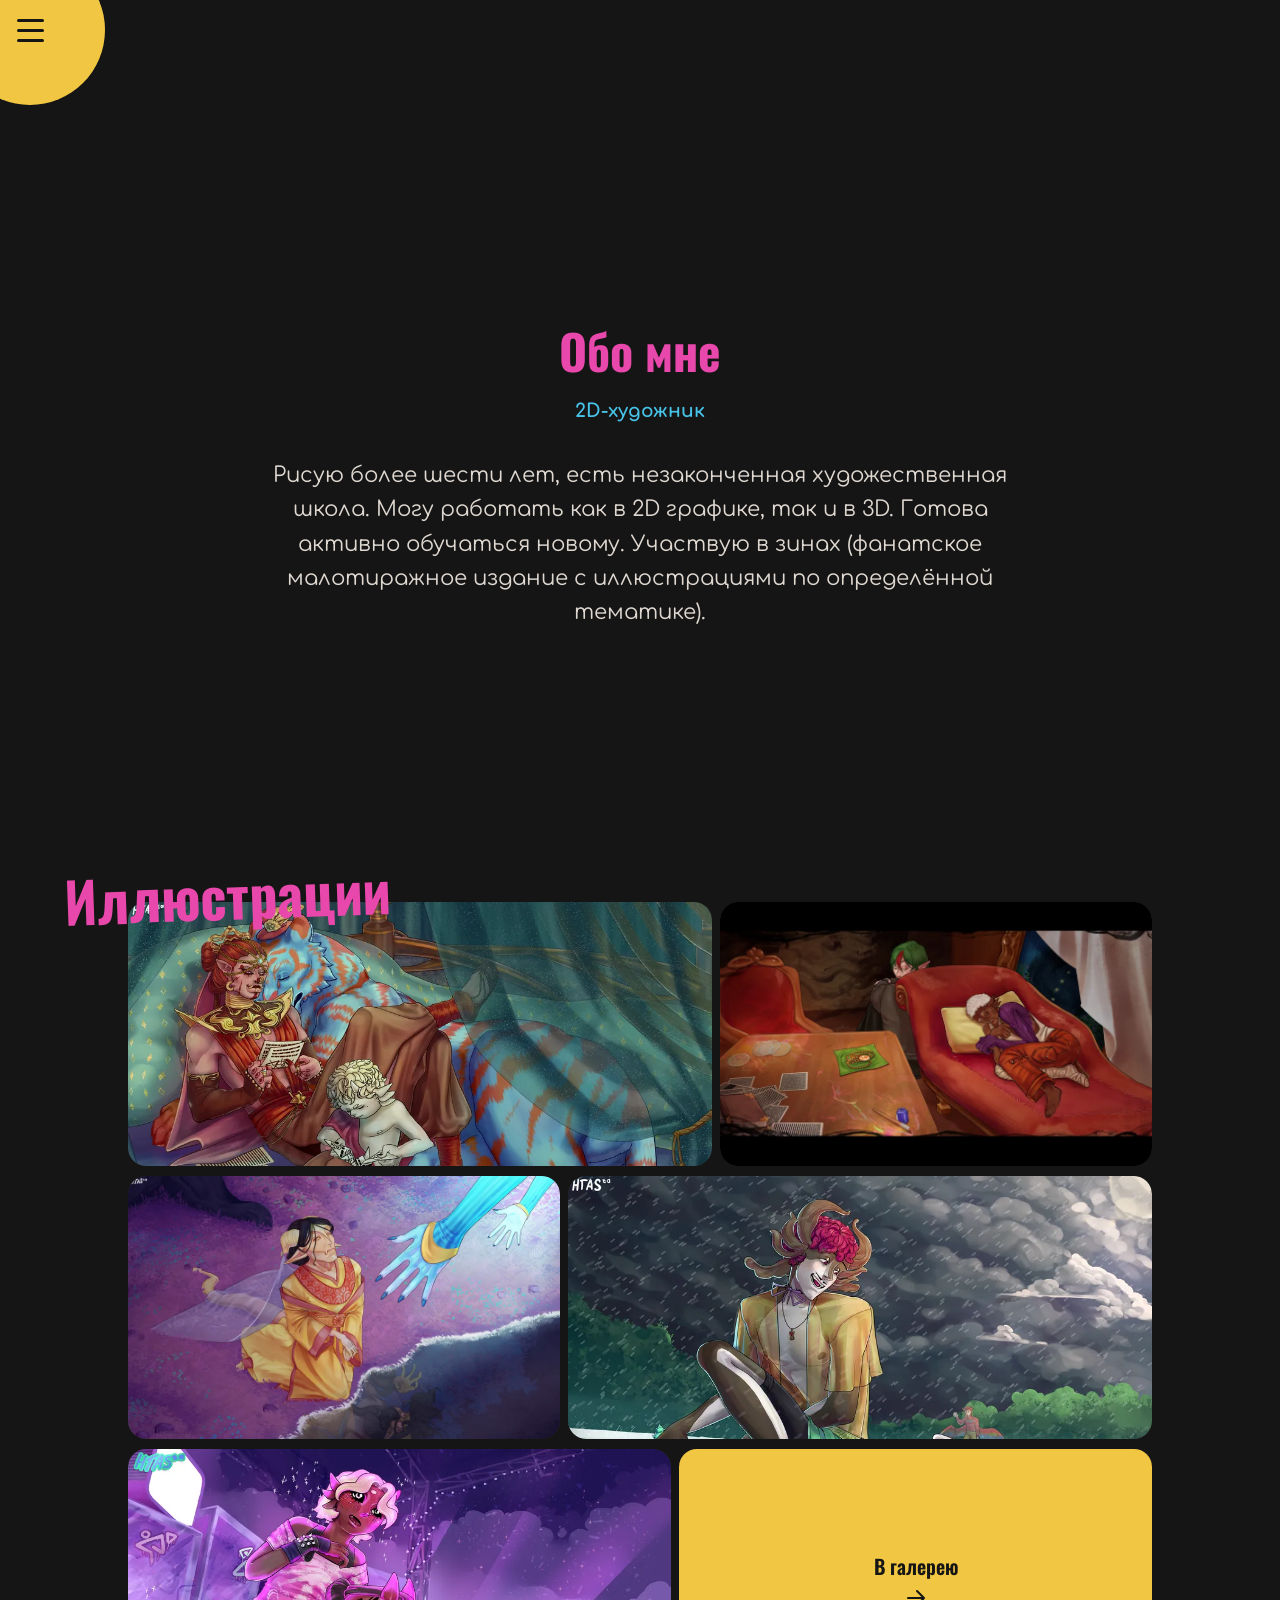
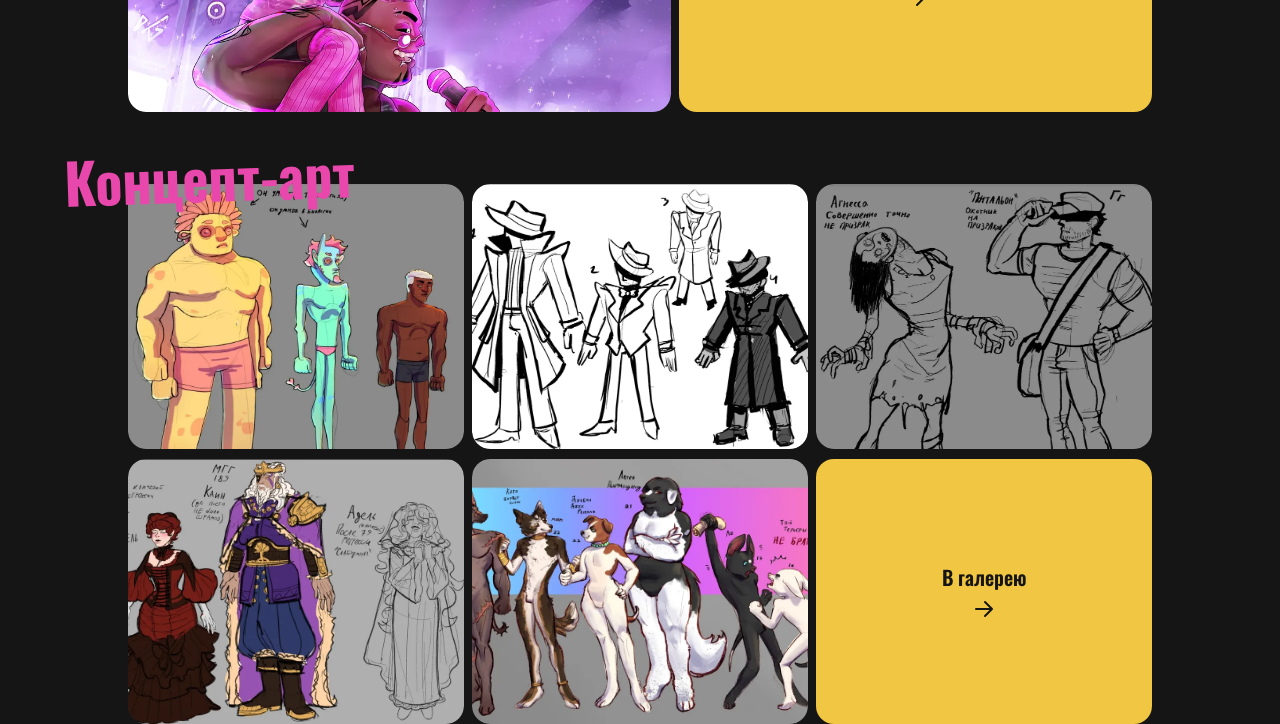
<file: index.html>
<!DOCTYPE html>
<html lang="ru">
<head>
<meta charset="UTF-8">
<meta name="viewport" content="width=device-width, initial-scale=1.0">
<title>HTASta</title>
<meta name="description" content="Портфолио художника: иллюстрация, концепт-арт.">
<link rel="stylesheet" href="css/style.css">
<svg style="display: none;">
  <symbol id="arrow" viewBox="0 0 24 24">
  <path d="M4 12h14M13 5l7 7-7 7" stroke="currentColor" stroke-width="2" fill="none" stroke-linecap="round" stroke-linejoin="round"/>
  </symbol>
</svg>
</head>
<body>
<header class="site-header">
  <nav class="menu" aria-label="Основная навигация">

    <button class="menu-toggle" aria-label="Открыть меню" aria-expanded="false">
      <span></span>
      <span></span>
      <span></span>
    </button>

    <div class="menu-items">
      <!--<a href="#illustrations" class="menu-item" style="--menu-top:35px; --menu-left:190px;">
        <span>Проэкты</span>
      </a>-->
      <a href="gallery.html" class="menu-item" style="--menu-top:100px; --menu-left:160px;">
        <span>Галерея</span>
      </a>
      <!--<a href="#illustrations" class="menu-item" style="--menu-top:150px; --menu-left:70px;">
        <span>3Д</span>
      </a>-->
    </div>

  </nav>
</header>

<main class="page-grid">
  <section class="about_me">
    <h1 class="wiggle-title">Обо мне</h1>
    <h2>2D-художник</h2>
    <p>Рисую более шести лет, есть незаконченная художественная школа. Могу работать как в 2D графике, так и в 3D. Готова активно обучаться новому. Участвую в зинах (фанатское малотиражное издание с иллюстрациями по определённой тематике).</p>
  </section>

   <!--<section class="project-images" id="projects">
    <h1 class="section-title wiggle-title">Проекты</h1>
    <div class="project-selector-wrap">
      <div class="project-selector">
        <a href="gallery.html?filter=illustration&open=illustration_1" class="illustration-card" aria-label="Открыть работу «Аманда» в галерее">
          <span class="photo-label">Фото</span>
          <img class="illustration-img" src="assets/illustration_1.webp" alt="Иллюстрация 1" onerror="this.style.display='none'">
        </a>
        <div class="illustration-card">
          <span class="photo-label">Фото</span>
          <img class="illustration-img" src="assets/illustration_2.webp" alt="Проект 2" onerror="this.style.display='none'">
        </div>
        <div class="illustration-card">
          <span class="photo-label">Фото</span>
          <img class="illustration-img" src="assets/illustration_3.webp" alt="Проект 3" onerror="this.style.display='none'">
        </div>
        <div class="illustration-card">
          <span class="photo-label">Фото</span>
          <img class="illustration-img" src="assets/illustration_1.webp" alt="Проект 1" onerror="this.style.display='none'">
        </div>
        <div class="illustration-card">
          <span class="photo-label">Фото</span>
          <img class="illustration-img" src="assets/illustration_2.webp" alt="Проект 2" onerror="this.style.display='none'">
        </div>
        <div class="illustration-card">
          <span class="photo-label">Фото</span>
          <img class="illustration-img" src="assets/illustration_2.webp" alt="Проект 2" onerror="this.style.display='none'">
        </div>
      </div>
      <button class="selector-arrow" aria-label="Пролистать проекты">
      <svg class="arrow-icon"><use href="#arrow"></use></svg>
      </button>
    </div>
  </section>-->

  <section class="image-section" id="illustrations">
    <h1 class="section-title wiggle-title">Иллюстрации</h1>
    <div class="illustration-gallery">
      <div class="gallery-row row-1">
        <a href="gallery.html?filter=illustration&open=illustration_1" class="illustration-card" aria-label="Открыть работу «Аманда» в галерее">
          <span class="photo-label">Фото</span>
          <img class="illustration-img" src="assets/thumbs/illustration_1.webp" alt="Иллюстрация 1" onerror="this.style.display='none'">
        </a>
        <a href="gallery.html?filter=illustration&open=illustration_2" class="illustration-card">
          <span class="photo-label">Фото</span>
          <img class="illustration-img" src="assets/thumbs/illustration_2.webp" alt="Иллюстрация 1" onerror="this.style.display='none'">
        </a>
      </div>

      <div class="gallery-row row-2">
        <a href="gallery.html?filter=illustration&open=illustration_3" class="illustration-card">
          <span class="photo-label">Фото</span>
          <img class="illustration-img" src="assets/thumbs/illustration_3.webp" alt="Иллюстрация 1" onerror="this.style.display='none'">
        </a>
        <a href="gallery.html?filter=illustration&open=illustration_4" class="illustration-card">
          <span class="photo-label">Фото</span>
          <img class="illustration-img" src="assets/thumbs/illustration_4.webp" alt="Иллюстрация 1" onerror="this.style.display='none'">
        </a>
      </div>

      <div class="gallery-row row-3">
        <a href="gallery.html?filter=illustration&open=illustration_5" class="illustration-card">
          <span class="photo-label">Фото</span>
          <img class="illustration-img" src="assets/thumbs/illustration_5.webp" alt="Иллюстрация 1" onerror="this.style.display='none'">
        </a>
        <a href="gallery.html?filter=illustration" class="illustration-card card-link" aria-label="Перейти в галерею иллюстраций">
          <span class="card-link-text">В галерею</span>
          <svg class="card-link-arrow arrow-icon" aria-hidden="true"><use href="#arrow"></use></svg>
        </a>
      </div>
    </div>
  </section>

  <section class="image-section" id="concept">
    <h1 class="section-title wiggle-title">Концепт-арт</h1>
    <div class="illustration-gallery concept-gallery">
        <div class="gallery-row concept-row-mosaic">
          <a href="gallery.html?filter=concept&open=concept_01" class="illustration-card">
            <span class="photo-label">Фото</span>
            <img class="illustration-img" src="assets/thumbs/concept_01.webp" alt="Концепт 1" onerror="this.style.display='none'">
          </a>
          <a href="gallery.html?filter=concept&open=concept_02" class="illustration-card">
            <span class="photo-label">Фото</span>
            <img class="illustration-img" src="assets/thumbs/concept_02.webp" alt="Концепт 2" onerror="this.style.display='none'">
          </a>
          <a href="gallery.html?filter=concept&open=concept_03" class="illustration-card">
            <span class="photo-label">Фото</span>
            <img class="illustration-img" src="assets/thumbs/concept_03.webp" alt="Концепт 3" onerror="this.style.display='none'">
          </a>
        </div>
        <div class="gallery-row concept-row-banner">
          <a href="gallery.html?filter=concept&open=concept_04" class="illustration-card">
            <span class="photo-label">Фото</span>
            <img class="illustration-img" src="assets/thumbs/concept_04.webp" alt="Концепт 4" onerror="this.style.display='none'">
          </a>
          <a href="gallery.html?filter=concept&open=concept_05" class="illustration-card">
            <span class="photo-label">Фото</span>
            <img class="illustration-img" src="assets/thumbs/concept_05.webp" alt="Концепт 4" onerror="this.style.display='none'">
          </a>
          <a href="gallery.html?filter=concept" class="illustration-card card-link" aria-label="Перейти в галерею концепт-арта">
            <span class="card-link-text">В галерею</span>
            <svg class="card-link-arrow arrow-icon" aria-hidden="true"><use href="#arrow"></use></svg>
          </a>
        </div>
    </div>
  </section>
</main>

<footer class="site-footer"></footer>

<script src="js/main.js"></script>
</body>
</html>
</file>
<file: css/style.css>
/* Comfortaa 400/700 (cyrillic + latin) */
/* comfortaa-cyrillic-400-normal */
@font-face {
  font-family: 'Comfortaa';
  font-style: normal;
  font-display: swap;
  font-weight: 400;
  src: url('../assets/fonts/comfortaa-cyrillic-400-normal.woff2') format('woff2');
  unicode-range: U+0301,U+0400-045F,U+0490-0491,U+04B0-04B1,U+2116;
}

/* comfortaa-latin-400-normal */
@font-face {
  font-family: 'Comfortaa';
  font-style: normal;
  font-display: swap;
  font-weight: 400;
  src: url('../assets/fonts/comfortaa-latin-400-normal.woff2') format('woff2');
  unicode-range: U+0000-00FF,U+0131,U+0152-0153,U+02BB-02BC,U+02C6,U+02DA,U+02DC,U+0304,U+0308,U+0329,U+2000-206F,U+20AC,U+2122,U+2191,U+2193,U+2212,U+2215,U+FEFF,U+FFFD;
}

/* comfortaa-cyrillic-700-normal */
@font-face {
  font-family: 'Comfortaa';
  font-style: normal;
  font-display: swap;
  font-weight: 700;
  src: url('../assets/fonts/comfortaa-cyrillic-700-normal.woff2') format('woff2');
  unicode-range: U+0301,U+0400-045F,U+0490-0491,U+04B0-04B1,U+2116;
}

/* comfortaa-latin-700-normal */
@font-face {
  font-family: 'Comfortaa';
  font-style: normal;
  font-display: swap;
  font-weight: 700;
  src: url('../assets/fonts/comfortaa-latin-700-normal.woff2') format('woff2');
  unicode-range: U+0000-00FF,U+0131,U+0152-0153,U+02BB-02BC,U+02C6,U+02DA,U+02DC,U+0304,U+0308,U+0329,U+2000-206F,U+20AC,U+2122,U+2191,U+2193,U+2212,U+2215,U+FEFF,U+FFFD;
}

/* Oswald 400/600/700 (cyrillic + latin) */
/* oswald-cyrillic-400-normal */
@font-face {
  font-family: 'Oswald';
  font-style: normal;
  font-display: swap;
  font-weight: 400;
  src: url('../assets/fonts/oswald-cyrillic-400-normal.woff2') format('woff2');
  unicode-range: U+0301,U+0400-045F,U+0490-0491,U+04B0-04B1,U+2116;
}

/* oswald-latin-400-normal */
@font-face {
  font-family: 'Oswald';
  font-style: normal;
  font-display: swap;
  font-weight: 400;
  src: url('../assets/fonts/oswald-latin-400-normal.woff2') format('woff2');
  unicode-range: U+0000-00FF,U+0131,U+0152-0153,U+02BB-02BC,U+02C6,U+02DA,U+02DC,U+0304,U+0308,U+0329,U+2000-206F,U+20AC,U+2122,U+2191,U+2193,U+2212,U+2215,U+FEFF,U+FFFD;
}

/* oswald-cyrillic-600-normal */
@font-face {
  font-family: 'Oswald';
  font-style: normal;
  font-display: swap;
  font-weight: 600;
  src: url('../assets/fonts/oswald-cyrillic-600-normal.woff2') format('woff2');
  unicode-range: U+0301,U+0400-045F,U+0490-0491,U+04B0-04B1,U+2116;
}

/* oswald-latin-600-normal */
@font-face {
  font-family: 'Oswald';
  font-style: normal;
  font-display: swap;
  font-weight: 600;
  src: url('../assets/fonts/oswald-latin-600-normal.woff2') format('woff2');
  unicode-range: U+0000-00FF,U+0131,U+0152-0153,U+02BB-02BC,U+02C6,U+02DA,U+02DC,U+0304,U+0308,U+0329,U+2000-206F,U+20AC,U+2122,U+2191,U+2193,U+2212,U+2215,U+FEFF,U+FFFD;
}

/* oswald-cyrillic-700-normal */
@font-face {
  font-family: 'Oswald';
  font-style: normal;
  font-display: swap;
  font-weight: 700;
  src: url('../assets/fonts/oswald-cyrillic-700-normal.woff2') format('woff2');
  unicode-range: U+0301,U+0400-045F,U+0490-0491,U+04B0-04B1,U+2116;
}

/* oswald-latin-700-normal */
@font-face {
  font-family: 'Oswald';
  font-style: normal;
  font-display: swap;
  font-weight: 700;
  src: url('../assets/fonts/oswald-latin-700-normal.woff2') format('woff2');
  unicode-range: U+0000-00FF,U+0131,U+0152-0153,U+02BB-02BC,U+02C6,U+02DA,U+02DC,U+0304,U+0308,U+0329,U+2000-206F,U+20AC,U+2122,U+2191,U+2193,U+2212,U+2215,U+FEFF,U+FFFD;
}


/* =========================================================
   БАЗА
   ========================================================= */

body {
  min-width: 100%;
  min-height: 100%;
  margin: 0;
  padding: 0;
  background-color: rgb(21, 21, 21);
  font-family: 'Comfortaa', "Segoe UI", sans-serif;
  -webkit-user-select: none;
  -ms-user-select: none;
  user-select: none;
  overflow-x: hidden;
}

h1 {
  font-family: 'Oswald', sans-serif;
  font-size: 36pt;
}

a {
  text-decoration: none;
}

ul {
  list-style-type: none;
  margin: 0;
  padding: 0;
}

img {
  object-position: top;
}

::-webkit-scrollbar {
  display: none;
}

:root {
  --bg-base: rgb(21, 21, 21);
  --main-text: rgb(223, 216, 209);

  /* Основной акцент сайта */
  --accent-yellow: rgb(241, 198, 66);
  --accent-blue: rgb(72, 195, 232);
  --accent-pink: rgb(232, 72, 171);
  --accent-purple: rgb(133, 72, 232);
  --accent-green: rgb(72, 232, 152);
}


/* =========================================================
   МЕНЮ
   ========================================================= */

.site-header {
  position: fixed;
  top: 0;
  left: 0;
  z-index: 1000;
}

.menu {
  position: relative;
  width: 0;
  height: 0;
  z-index: 10;
}

/* круг */
.menu-toggle {
  position: absolute;
  top: -45px;
  left: -45px;
  width: 150px;
  height: 150px;
  border: none;
  border-radius: 50%;
  background: var(--accent-yellow);
  padding: 0;
  margin: 0;
  cursor: pointer;
  display: flex;
  flex-direction: column;
  justify-content: center;
  align-items: center;
  gap: 7px;
  transform: scale(1);
  transition: 0.35s ease;
}

.menu-toggle:hover {
  transform: scale(1.1);
  background-color: var(--accent-blue);
}

/* Три полоски */
.menu-toggle span {
  display: block;
  width: 27px;
  height: 3px;
  background: var(--bg-base);
  border-radius: 2px;
  transition: transform 0.25s ease, opacity 0.2s ease;
}

/* Отдельные пузыри пунктов меню */
.menu-items {
  position: absolute;
  top: 0;
  left: 0;
  width: 0;
  height: 0;
  pointer-events: none;
}

.menu-item {
  position: absolute;
  top: var(--menu-top, 0px);
  left: var(--menu-left, 0px);
  padding: 12px 20px;
  border-radius: 16px;
  display: flex;
  align-items: center;
  justify-content: center;
  color: var(--bg-base);
  font-size: 14pt;
  font-weight: 700;
  text-align: center;
  white-space: nowrap;
  opacity: 0;
  transform: translate(-50%, -50%) scale(0.2);
  transition: transform 0.25s ease, opacity 0.2s ease, background-color 0.25s ease;
  pointer-events: none;
}

.menu-item:nth-child(4n+1) { background-color: var(--accent-pink); }
.menu-item:nth-child(4n+2) { background-color: var(--accent-purple); }
.menu-item:nth-child(4n+3) { background-color: var(--accent-green); }
.menu-item:nth-child(4n)   { background-color: var(--accent-blue); }

.menu.open .menu-item {
  opacity: 1;
  pointer-events: auto;
  transform: translate(-50%, -50%) scale(1);
}

.menu.open .menu-item:hover {
  transform: translate(-50%, -50%) scale(1.08);
}

.menu.open .menu-item:nth-child(4n+1):hover { background-color: var(--accent-green); }
.menu.open .menu-item:nth-child(4n+2):hover { background-color: var(--accent-yellow); }
.menu.open .menu-item:nth-child(4n+3):hover { background-color: var(--accent-pink); }
.menu.open .menu-item:nth-child(4n):hover   { background-color: var(--accent-purple); }


/* =========================================================
   ГРИД-СИСТЕМА СТРАНИЦЫ
   12 колонок на всю ширину main (за вычетом отступов по бокам).
   Каждая секция сама решает, сколько колонок ей занять через grid-column.
   ========================================================= */

.page-grid {
  display: grid;
  grid-template-columns: repeat(12, 1fr);
  column-gap: 2vw;
  padding: 0 5vw;
  box-sizing: border-box;
}


/* =========================================================
   ОБО МНЕ
   ========================================================= */

.about_me {
  position: relative;
  grid-column: 3 / span 8;
  margin: 15vh 0 20vh;
  display: grid;
  justify-items: center;
  align-content: center;
}

.about_me h1 {
  color: var(--accent-pink);
  margin: 20vh 0 0;
}

.about_me h2 {
  color: var(--accent-blue);
  font-size: 14pt;
}

.about_me p {
  color: var(--main-text);
  font-size: 16pt;
  line-height: 1.6;
  text-align: center;
}

@media (max-width: 700px) {
  .about_me {
    grid-column: 1 / -1;
  }
}


/* =========================================================
   АНИМАЦИЯ ЗАГОЛОВКОВ (wiggle)
   ========================================================= */

.wiggle-title.wiggle {
  animation: wiggle 1s ease-in-out;
}

@keyframes wiggle {
  0%   { transform: rotate(0deg); }
  25%  { transform: rotate(4deg); }
  50%  { transform: rotate(-4deg); }
  75%  { transform: rotate(3deg); }
  100% { transform: rotate(0deg); }
}

@media (prefers-reduced-motion: reduce) {
  .wiggle-title.wiggle {
    animation: none;
  }
}


/* =========================================================
   ГАЛЕРЕИ (Иллюстрации / Концепт-арт, общая разметка)
   ========================================================= */

.image-section {
  position: relative;
  grid-column: 1 / -1;
  box-sizing: border-box;
  margin-top: 8vh;
}

.section-title {
  z-index: 10;
  position: absolute;
  display: block;
  top: 0;
  width: fit-content;
  color: var(--accent-pink);
  text-align: left;
  font-size: 42pt;
  rotate: -2deg;
  padding: 0;
  margin: -5.5vh 0 0;
}

.illustration-gallery {
  display: flex;
  flex-direction: column;
  gap: 10px;
  width: 90vw;
  position: relative;
  left: 50%;
  margin-left: -45vw;
  height: 90vh;
  padding: 0 5vw;
  box-sizing: border-box;
}

#concept .illustration-gallery {
  height: 60vh;
}

.gallery-row {
  display: grid;
  gap: 8px;
  flex: 1 1 0;
  min-height: 0;
  box-sizing: border-box;
}

.row-1 { grid-template-columns: 1.35fr 1fr; }
.row-2 { grid-template-columns: 1fr 1.35fr; }
.row-3 { grid-template-columns: 1.15fr 1fr; }

.concept-row-mosaic,
.concept-row-banner {
  grid-template-columns: 1fr 1fr 1fr;
}

/* Точки фокуса кадра для конкретных карточек */
.row-1 .illustration-card:first-child .illustration-img,
.row-3 .illustration-card:first-child .illustration-img {
  object-position: left top;
}

.row-2 .illustration-card:first-child .illustration-img,
.row-2 .illustration-card:nth-child(2) .illustration-img {
  object-position: top;
}

.illustration-img {
  position: absolute;
  inset: 0;
  width: 100%;
  height: 100%;
  object-fit: cover;
  border-radius: inherit;
  pointer-events: none;
  transition: transform 0.35s ease;
  margin: 0;
  padding: 0;
}

.illustration-card {
  position: relative;
  width: 100%;
  height: 100%;
  border-radius: 18px;
  background: rgba(223, 216, 209, 0.1);
  display: flex;
  align-items: center;
  justify-content: center;
  box-sizing: border-box;
  overflow: hidden;
}

.illustration-card:hover .illustration-img {
  transform: scale(1.08);
}

.photo-label {
  font-family: 'Oswald', sans-serif;
  font-size: 25pt;
  color: var(--main-text);
  opacity: 0.45;
  pointer-events: none;
}

/* Карточка-ссылка "В галерею" */
.card-link {
  flex-direction: column;
  gap: 0.3em;
  background: var(--accent-yellow);
  color: var(--bg-base);
  cursor: pointer;
  transition: background-color 0.25s ease, transform 0.25s ease;
}

.card-link:hover {
  background: var(--accent-pink);
  transform: scale(1.03);
}

.card-link-text {
  font-family: 'Oswald', sans-serif;
  font-size: 15pt;
  font-weight: 600;
}

.card-link-arrow {
  width: 28px;
  height: 28px;
  transition: transform 0.25s ease;
}

.card-link:hover .card-link-arrow {
  transform: translateX(6px);
  color: var(--main-text);
  opacity: 0.45;
  pointer-events: none;
}


/* =========================================================
   СЕЛЕКТОР ПРОЕКТОВ
   Горизонтальная лента карточек, крутится колесиком.
   ========================================================= */

.project-images {
  position: relative;
  grid-column: 1 / -1;
  margin-top: 10vh;
  box-sizing: border-box;
}

/* тот же заголовок, что у Иллюстраций, но наклон в другую сторону */
.project-images .section-title {
  rotate: 4deg;
}

.project-selector-wrap {
  position: relative;
  grid-column: 1 / -1;
  width: 100vw;
  left: 50%;
  margin-left: -50vw;
}

.project-selector {
  display: flex;
  gap: 10px;
  width: 100%;
  padding-left: 10vw;
  box-sizing: border-box;
  overflow-x: auto;
  scroll-behavior: smooth;
}

.project-selector .illustration-card {
  flex: 0 0 22vw;
  aspect-ratio: 1 / 1;
  height: auto;
}

.selector-arrow {
  position: absolute;
  top: 50%;
  right: 4vw;
  transform: translateY(-50%);
  width: 56px;
  height: 56px;
  border-radius: 50%;
  border: none;
  background: var(--accent-yellow);
  color: var(--bg-base);
  display: flex;
  align-items: center;
  justify-content: center;
  cursor: pointer;
  transition: 0.35s ease;
  z-index: 5;
}

.selector-arrow:hover,
.selector-arrow.scrolling {
  background: var(--accent-pink);
  transform: translateY(-50%) scale(1.1);
}

.arrow-icon {
  width: 24px;
  height: 24px;
  color: var(--bg-base);
  display: block;
}


/* =========================================================
   АДАПТИВ: ≤ 720px
   Порядок правил внутри блока важен для каскада, менять не надо.
   ========================================================= */

@media (max-width: 720px) {
  .gallery-row {
    grid-template-columns: 1fr !important;
    grid-template-rows: 1fr 1fr;
  }

  #concept .illustration-gallery {
    height: 90vh;
  }

  .concept-row-banner {
    grid-template-rows: repeat(3, 1fr);
  }

  .project-selector .illustration-card {
    flex: 0 0 40vw;
  }

  .concept-gallery {
    height: auto;
  }

  .concept-row-mosaic {
    grid-template-rows: repeat(3, 1fr);
  }

  .concept-gallery .gallery-row {
    min-height: 260px;
  }
}


/* =========================================================
   ГАЛЕРЕЯ (страница gallery.html)
   ========================================================= */

.gallery-page {
  position: relative;
  grid-column: 1 / -1;
  margin-top: 8vh;
  box-sizing: border-box;
}

.gallery-page .section-title {
  font-size: 52pt;
  margin: 5vh 0 0 25px;
}


.gallery-grid {
  display: grid;
  grid-template-columns: repeat(auto-fill, minmax(320px, 1fr));
  gap: 12px;
  width: 90vw;
  position: relative;
  left: 50%;
  margin-left: -45vw;
  padding: 4vh 5vw 10vh;
  box-sizing: border-box;
}

.gallery-card {
  position: relative;
  aspect-ratio: 1 / 1;
  border-radius: 18px;
  background: rgba(223, 216, 209, 0.1);
  overflow: hidden;
}

.gallery-img {
  width: 100%;
  height: 100%;
  object-fit: cover;
  display: block;
  transition: transform 0.35s ease;
}

.gallery-card:hover .gallery-img {
  transform: scale(1.08);
}

.gallery-filters {
  display: flex;
  gap: 10px;
  flex-wrap: wrap;
  width: 90vw;
  position: relative;
  left: 50%;
  margin-left: -45vw;
  padding: 0 5vw;
  box-sizing: border-box;
  justify-content: flex-end;
  margin-top: 5vh;
}

@media (max-width: 720px) {
  .gallery-page {
  margin-top: 12vh;
}
.gallery-filters {
  margin-top: 10vh;
}
.gallery-page .section-title {
  font-size: 52pt;
  margin: -1vh 0 0 25px;
}
.gallery-grid {
  grid-template-columns: repeat(auto-fill, minmax(160px, 1fr));
}
}

.filter-btn {
  font-family: 'Oswald', sans-serif;
  font-size: 12pt;
  font-weight: 600;
  color: var(--main-text);
  background: rgba(223, 216, 209, 0.1);
  border: none;
  border-radius: 20px;
  padding: 10px 20px;
  cursor: pointer;
  transition: background-color 0.25s ease, color 0.25s ease, transform 0.25s ease;
}

.filter-btn:hover {
  background: var(--accent-pink);
  color: var(--bg-base);
  transform: scale(1.05);
}

.filter-btn.active {
  background: var(--accent-yellow);
  color: var(--bg-base);
}

.gallery-card.hidden {
  display: none;
}

.gallery-card {
  cursor: pointer;
}

.gallery-modal {
  position: fixed;
  inset: 0;
  z-index: 2000;
  display: none;
  align-items: center;
  justify-content: center;
}

.gallery-modal.open {
  display: flex;
}

.gallery-modal-overlay {
  position: absolute;
  inset: 0;
  background: rgba(21, 21, 21, 0.9);
}

.gallery-modal-content {
  position: relative;
  max-width: 85vw;
  max-height: 85vh;
  z-index: 1;
}

.gallery-modal-img {
  display: block;
  max-width: 85vw;
  max-height: 85vh;
  border-radius: 18px;
  object-fit: contain;
}

.gallery-modal-close {
  position: absolute;
  top: -45px;
  right: -45px;
  width: 40px;
  height: 40px;
  border: none;
  border-radius: 50%;
  background: var(--accent-yellow);
  color: var(--bg-base);
  display: flex;
  align-items: center;
  justify-content: center;
  cursor: pointer;
  transition: background-color 0.25s ease, transform 0.25s ease;
}

.gallery-modal-close:hover {
  background: var(--accent-pink);
  transform: scale(1.1);
}

.gallery-modal-close svg {
  width: 20px;
  height: 20px;
}

.gallery-modal-nav {
  position: fixed;
  top: 50%;
  transform: translateY(-50%);
  width: 56px;
  height: 56px;
  border-radius: 50%;
  border: none;
  background: var(--accent-yellow);
  color: var(--bg-base);
  display: flex;
  align-items: center;
  justify-content: center;
  cursor: pointer;
  transition: background-color 0.25s ease, transform 0.25s ease;
  z-index: 2;
}

.gallery-modal-nav:hover {
  background: var(--accent-pink);
  transform: translateY(-50%) scale(1.1);
}

.gallery-modal-nav svg {
  width: 24px;
  height: 24px;
}

.gallery-modal-prev { left: 4vw; }
.gallery-modal-next { right: 4vw; }

@media (max-width: 720px) {
  .gallery-modal-nav {
    width: 44px;
    height: 44px;
  }
  .gallery-modal-prev { left: 2vw; }
  .gallery-modal-next { right: 2vw; }
  .gallery-modal-close {
    top: -50px;
    right: 0;
  }
}

/* =========================================================
   СТРАНИЦА ПРОЕКТА (шаблон)
   ========================================================= */

.back-link {
  position: fixed;
  top: 30px;
  left: 30px;
  z-index: 1000;
  display: flex;
  align-items: center;
  gap: 10px;
  padding: 14px 24px;
  border-radius: 30px;
  background: var(--accent-yellow);
  color: var(--bg-base);
  font-family: 'Oswald', sans-serif;
  font-weight: 700;
  font-size: 13pt;
  transition: background-color 0.35s ease, transform 0.35s ease;
}

.back-link:hover {
  background: var(--accent-blue);
  transform: scale(1.05);
}

.back-link .back-arrow {
  width: 20px;
  height: 20px;
  transform: scaleX(-1);
}

.project-detail,
.project-outro {
  grid-column: 3 / span 8;
  display: grid;
  justify-items: center;
}

.project-detail {
  margin: 20vh 0 4vh;
}

.project-outro {
  margin: 6vh 0 14vh;
}

.project-title {
  color: var(--accent-pink);
  margin: 0 0 2vh;
  rotate: -2deg;
}

.project-text {
  color: var(--main-text);
  font-size: 15pt;
  line-height: 1.6;
  text-align: center;
  max-width: 55vw;
}

.project-viewer-section {
  grid-column: 1 / -1;
  margin-top: 4vh;
}

.project-viewer {
  width: 90vw;
  position: relative;
  left: 50%;
  margin-left: -45vw;
  padding: 0 5vw;
  box-sizing: border-box;
}

.project-viewer-main {
  position: relative;
  width: 100%;
  aspect-ratio: 16 / 9;
  border-radius: 18px;
  overflow: hidden;
  background: rgba(223, 216, 209, 0.1);
  display: flex;
  align-items: center;
  justify-content: center;
}

.project-viewer-img {
  position: absolute;
  inset: 0;
  width: 100%;
  height: 100%;
  object-fit: cover;
  border-radius: inherit;
}

.project-viewer-thumbs-wrap {
  margin-top: 12px;
  display: flex;
  align-items: center;
  gap: 10px;
}

.project-viewer-thumbs {
  display: flex;
  gap: 8px;
  overflow-x: auto;
  scroll-behavior: smooth;
  flex: 1 1 auto;
  min-width: 0;
}

.project-thumb {
  flex: 0 0 9vw;
  aspect-ratio: 1 / 1;
  border: 2px solid transparent;
  border-radius: 12px;
  padding: 0;
  overflow: hidden;
  cursor: pointer;
  background: rgba(223, 216, 209, 0.1);
  opacity: 0.55;
  transition: opacity 0.25s ease, border-color 0.25s ease, transform 0.25s ease;
}

.project-thumb img {
  width: 100%;
  height: 100%;
  object-fit: cover;
  display: block;
  pointer-events: none;
}

.project-thumb:hover {
  opacity: 0.85;
  transform: scale(1.04);
}

.project-thumb.active {
  opacity: 1;
  border-color: var(--accent-pink);
}

.project-thumbs-arrow {
  flex: 0 0 auto;
  width: 40px;
  height: 40px;
  border-radius: 50%;
  border: none;
  background: var(--accent-yellow);
  color: var(--bg-base);
  display: flex;
  align-items: center;
  justify-content: center;
  cursor: pointer;
  transition: background-color 0.25s ease, transform 0.25s ease;
}

.project-thumbs-arrow:hover,
.project-thumbs-arrow.scrolling {
  background: var(--accent-pink);
  transform: scale(1.1);
}

@media (max-width: 700px) {
  .project-detail,
  .project-outro {
    grid-column: 1 / -1;
  }

  .project-text {
    max-width: 90vw;
  }

  .back-link {
    top: 16px;
    left: 16px;
    padding: 10px 18px;
    font-size: 11pt;
  }

  .project-viewer-main {
    aspect-ratio: 4 / 3;
  }

  .project-thumb {
    flex: 0 0 20vw;
  }
}
</file>
